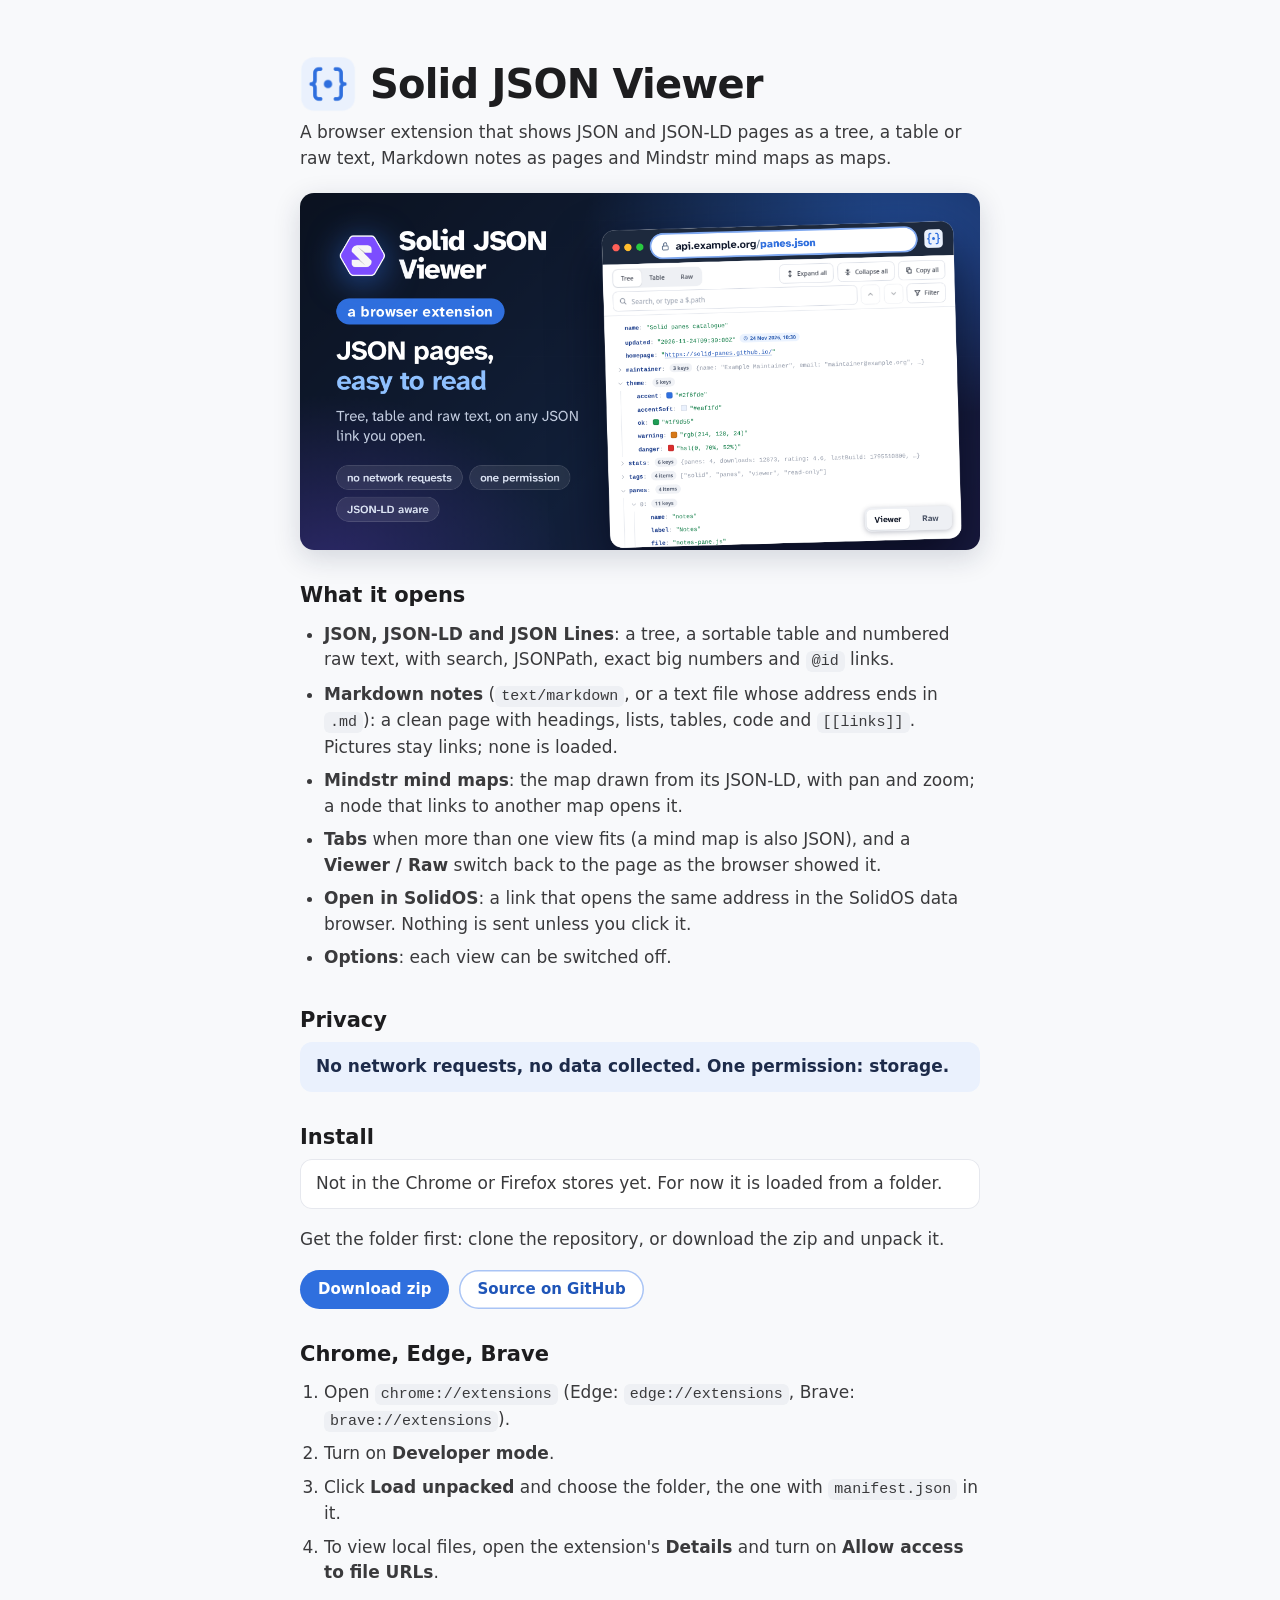
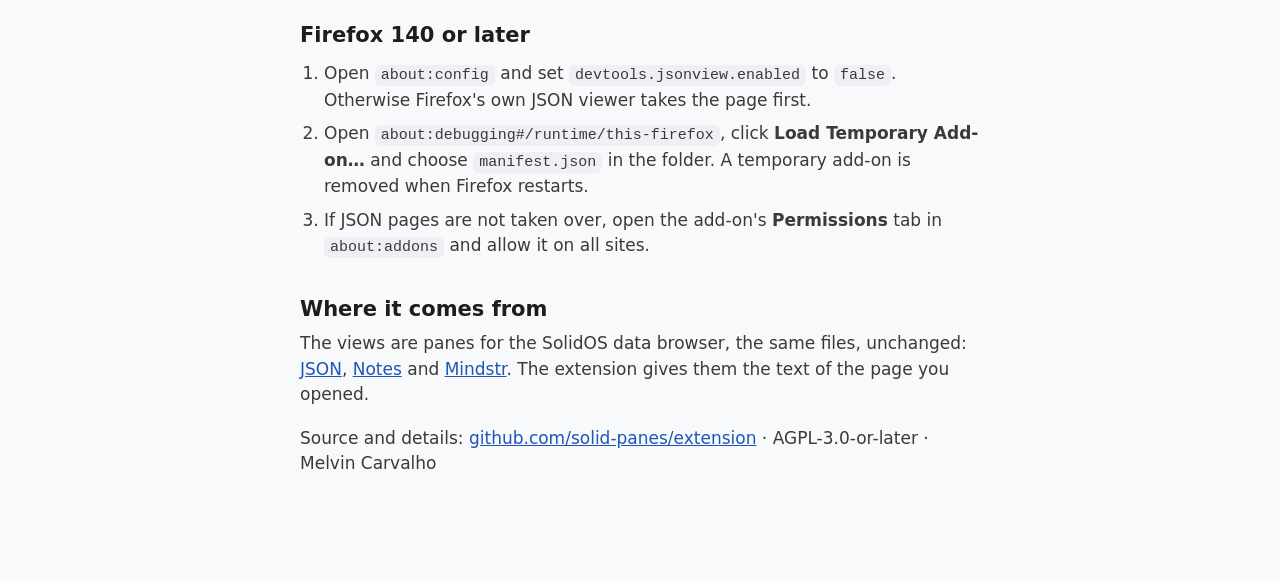
<file: index.html>
<!doctype html>
<html lang="en">
<head>
<meta charset="utf-8">
<meta name="viewport" content="width=device-width, initial-scale=1">
<meta name="color-scheme" content="light">
<title>Solid JSON Viewer · a browser extension for JSON and JSON-LD</title>
<meta name="description" content="A browser extension that shows JSON and JSON-LD pages as a tree, a table or raw text. No network requests, no data collected. One permission: storage.">
<link rel="canonical" href="https://solid-panes.github.io/extension/">
<link rel="icon" type="image/png" href="icons/icon-32.png">
<meta property="og:type" content="website">
<meta property="og:site_name" content="solid-panes">
<meta property="og:title" content="Solid JSON Viewer · a browser extension for JSON and JSON-LD">
<meta property="og:description" content="A browser extension that shows JSON and JSON-LD pages as a tree, a table or raw text. No network requests, no data collected. One permission: storage.">
<meta property="og:url" content="https://solid-panes.github.io/extension/">
<meta property="og:image" content="https://solid-panes.github.io/extension/og.png">
<meta property="og:image:type" content="image/png">
<meta property="og:image:width" content="1200">
<meta property="og:image:height" content="630">
<meta property="og:image:alt" content="A browser window at api.example.org/panes.json showing the JSON as a tree with type colours, counts, a date chip and colour swatches, and a Viewer / Raw switch">
<meta name="twitter:card" content="summary_large_image">
<meta name="twitter:title" content="Solid JSON Viewer · a browser extension for JSON and JSON-LD">
<meta name="twitter:description" content="Shows JSON and JSON-LD pages as a tree, a table or raw text. No network requests, no data collected. One permission: storage.">
<meta name="twitter:image" content="https://solid-panes.github.io/extension/og.png">
<meta name="twitter:image:alt" content="A browser window at api.example.org/panes.json showing the JSON as a tree, with a Viewer / Raw switch">
<style>
  body { margin: 0; background: #f8f9fb; color: #1d1d1f; font: 17px/1.5 -apple-system, BlinkMacSystemFont, "Segoe UI", system-ui, sans-serif }
  main { max-width: 680px; margin: 0 auto; padding: 56px max(20px, env(safe-area-inset-left, 0px)) 96px }
  .brand { display: flex; align-items: center; gap: 14px; margin: 0 0 8px }
  .brand img { width: 56px; height: 56px; flex: none }
  h1 { font-size: 40px; line-height: 1.1; letter-spacing: -.02em; margin: 0 }
  h2 { font-size: 21px; margin: 30px 0 6px }
  p { margin: 0 0 18px; color: #3a3a3c }
  .shot { display: block; width: 100%; height: auto; border-radius: 14px; margin: 22px 0 6px; box-shadow: 0 8px 28px rgba(20, 30, 60, .16) }
  .privacy { background: #eaf1fd; color: #1d2b4a; border-radius: 12px; padding: 12px 16px; font-weight: 600 }
  .note { background: #fff; box-shadow: inset 0 0 0 1px #e6e8ee; border-radius: 12px; padding: 12px 16px }
  ol, ul { margin: 0 0 18px; padding-left: 24px; color: #3a3a3c }
  ol li, ul li { padding: 4px 0 }
  .row { display: flex; flex-wrap: wrap; gap: 10px; margin: 0 0 18px }
  .go { display: inline-block; background: #2f6fde; color: #fff; font-weight: 700; text-decoration: none; padding: 8px 18px; border-radius: 999px; font-size: 15px }
  .go.alt { background: #fff; color: #1f55b8; box-shadow: inset 0 0 0 1.5px #a9c4f5 }
  code { background: #eef0f4; padding: 2px 6px; border-radius: 6px; font-size: 15px; overflow-wrap: anywhere }
  a { color: #1f55b8; overflow-wrap: anywhere }
  @media (max-width: 480px) { h1 { font-size: 32px } .brand img { width: 46px; height: 46px } main { padding-top: 36px } }
</style>
</head>
<body>
<main>
  <div class="brand"><img src="icons/icon-128.png" alt="" width="56" height="56"><h1>Solid JSON Viewer</h1></div>
  <p>A browser extension that shows JSON and JSON-LD pages as a tree, a table or raw text, Markdown notes as pages and Mindstr mind maps as maps.</p>
  <img class="shot" src="og.png" width="1200" height="630" alt="A browser window at api.example.org/panes.json showing the JSON as a tree with type colours, counts, a date chip and colour swatches, and a Viewer / Raw switch">
  <h2>What it opens</h2>
  <ul>
    <li><b>JSON, JSON-LD and JSON Lines</b>: a tree, a sortable table and numbered raw text, with search, JSONPath, exact big numbers and <code>@id</code> links.</li>
    <li><b>Markdown notes</b> (<code>text/markdown</code>, or a text file whose address ends in <code>.md</code>): a clean page with headings, lists, tables, code and <code>[[links]]</code>. Pictures stay links; none is loaded.</li>
    <li><b>Mindstr mind maps</b>: the map drawn from its JSON-LD, with pan and zoom; a node that links to another map opens it.</li>
    <li><b>Tabs</b> when more than one view fits (a mind map is also JSON), and a <b>Viewer / Raw</b> switch back to the page as the browser showed it.</li>
    <li><b>Open in SolidOS</b>: a link that opens the same address in the SolidOS data browser. Nothing is sent unless you click it.</li>
    <li><b>Options</b>: each view can be switched off.</li>
  </ul>
  <h2>Privacy</h2>
  <p class="privacy">No network requests, no data collected. One permission: storage.</p>

  <h2>Install</h2>
  <p class="note">Not in the Chrome or Firefox stores yet. For now it is loaded from a folder.</p>
  <p>Get the folder first: clone the repository, or download the zip and unpack it.</p>
  <div class="row">
    <a class="go" href="https://github.com/solid-panes/extension/archive/refs/heads/gh-pages.zip">Download zip</a>
    <a class="go alt" href="https://github.com/solid-panes/extension">Source on GitHub</a>
  </div>

  <h2>Chrome, Edge, Brave</h2>
  <ol>
    <li>Open <code>chrome://extensions</code> (Edge: <code>edge://extensions</code>, Brave: <code>brave://extensions</code>).</li>
    <li>Turn on <b>Developer mode</b>.</li>
    <li>Click <b>Load unpacked</b> and choose the folder, the one with <code>manifest.json</code> in it.</li>
    <li>To view local files, open the extension's <b>Details</b> and turn on <b>Allow access to file URLs</b>.</li>
  </ol>

  <h2>Firefox 140 or later</h2>
  <ol>
    <li>Open <code>about:config</code> and set <code>devtools.jsonview.enabled</code> to <code>false</code>. Otherwise Firefox's own JSON viewer takes the page first.</li>
    <li>Open <code>about:debugging#/runtime/this-firefox</code>, click <b>Load Temporary Add-on…</b> and choose <code>manifest.json</code> in the folder. A temporary add-on is removed when Firefox restarts.</li>
    <li>If JSON pages are not taken over, open the add-on's <b>Permissions</b> tab in <code>about:addons</code> and allow it on all sites.</li>
  </ol>

  <h2>Where it comes from</h2>
  <p>The views are panes for the SolidOS data browser, the same files, unchanged: <a href="https://solid-panes.github.io/json/">JSON</a>, <a href="https://solid-panes.github.io/notes/">Notes</a> and <a href="https://solid-panes.github.io/mindstr/">Mindstr</a>. The extension gives them the text of the page you opened.</p>
  <p>Source and details: <a href="https://github.com/solid-panes/extension">github.com/solid-panes/extension</a> · AGPL-3.0-or-later · Melvin Carvalho</p>
</main>
</body>
</html>
</file>
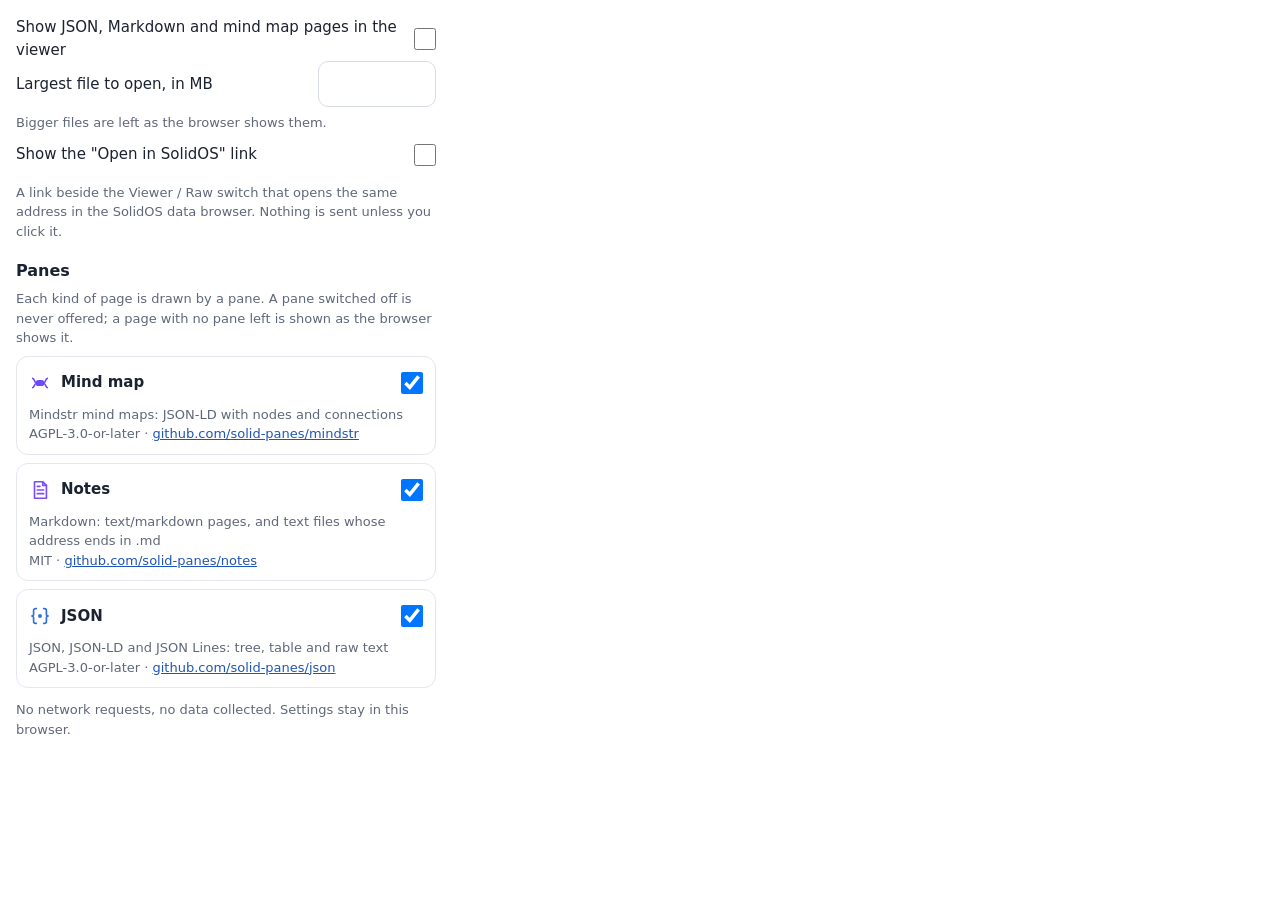
<file: options.html>
<!doctype html>
<html lang="en">
<head>
<meta charset="utf-8">
<meta name="viewport" content="width=device-width, initial-scale=1">
<title>JSON Viewer options</title>
<link rel="stylesheet" href="options.css">
</head>
<body>
  <main>
    <label class="row">
      <input type="checkbox" id="enabled">
      <span>Show JSON, Markdown and mind map pages in the viewer</span>
    </label>
    <label class="row">
      <span>Largest file to open, in MB</span>
      <input type="number" id="maxMB" min="1" max="1000" step="1">
    </label>
    <p class="note">Bigger files are left as the browser shows them.</p>
    <label class="row">
      <input type="checkbox" id="solidosLink">
      <span>Show the "Open in SolidOS" link</span>
    </label>
    <p class="note">A link beside the Viewer / Raw switch that opens the same address in the SolidOS data browser. Nothing is sent unless you click it.</p>
    <h2>Panes</h2>
    <p class="note">Each kind of page is drawn by a pane. A pane switched off is never offered; a page with no pane left is shown as the browser shows it.</p>
    <div id="panes"></div>
    <p class="note">No network requests, no data collected. Settings stay in this browser.</p>
    <p class="saved" id="saved" role="status"></p>
  </main>
  <script src="pane-list.js"></script>
  <script src="options.js"></script>
</body>
</html>
</file>
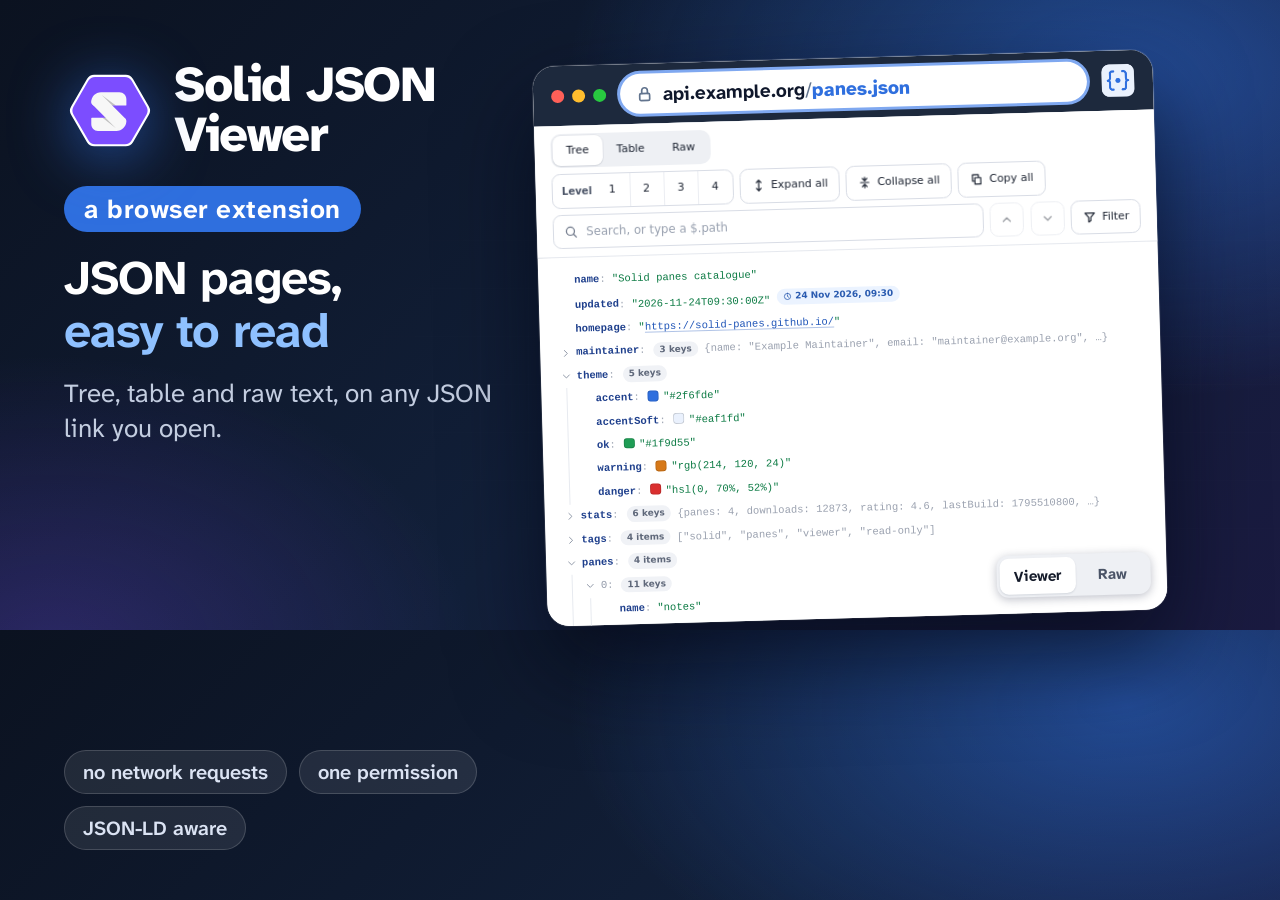
<file: tools/og.html>
<!doctype html>
<!-- The picture shown when a link to solid-panes.github.io/extension is shared (og.png, 1200 × 630).
     node tools/og.mjs serves this folder's parent and renders this page to ../og.png. The browser
     window on the right holds the real viewer (../json-pane.js), given the text of og-sample.json
     the way content.js gives it a page's text, so nothing is fetched from another site. -->
<html lang="en">
<head>
<meta charset="utf-8">
<style>
  @font-face { font-family: 'Atkinson'; font-weight: 100 900; src: url('atkinson.woff2') format('woff2') }
  * { box-sizing: border-box; margin: 0 }
  body { width: 1200px; height: 630px; overflow: hidden; font-family: 'Atkinson', system-ui, sans-serif; color: #fff;
    background:
      radial-gradient(900px 520px at 88% 12%, rgba(47, 111, 222, .55), transparent 62%),
      radial-gradient(700px 500px at 4% 104%, rgba(124, 77, 255, .25), transparent 60%),
      linear-gradient(135deg, #0b1220 0%, #12203a 55%, #1a1a40 100%) }
  .grid { position: absolute; inset: 0; opacity: .18;
    background-image: linear-gradient(rgba(255,255,255,.09) 1px, transparent 1px), linear-gradient(90deg, rgba(255,255,255,.09) 1px, transparent 1px);
    background-size: 48px 48px; mask-image: radial-gradient(900px 500px at 70% 40%, #000, transparent 75%) }
  .left { position: absolute; left: 64px; top: 60px; width: 450px }
  .brand { display: flex; align-items: center; gap: 18px }
  .brand img { width: 92px; height: 85px; flex: none; filter: drop-shadow(0 10px 30px rgba(47, 111, 222, .65)) }
  .brand b { font-size: 50px; font-weight: 800; letter-spacing: -.03em; line-height: 1 }
  .pill { display: inline-block; margin-top: 26px; font-size: 26px; font-weight: 700; padding: 6px 20px; border-radius: 999px; background: #2f6fde; letter-spacing: .02em }
  h1 { margin-top: 20px; font-size: 48px; font-weight: 700; line-height: 1.1; letter-spacing: -.02em }
  h1 em { font-style: normal; color: #8fc1ff }
  p { margin-top: 18px; font-size: 26px; line-height: 1.35; color: #c3cde0; max-width: 430px }
  .tags { position: absolute; left: 64px; bottom: 50px; width: 450px; display: flex; flex-wrap: wrap; gap: 12px }
  .tags span { font-size: 20px; font-weight: 600; padding: 8px 18px; border-radius: 999px; background: rgba(255,255,255,.09); border: 1px solid rgba(255,255,255,.16); color: #dbe3f3; white-space: nowrap }
  .win { position: absolute; left: 540px; top: 58px; width: 620px; height: 560px; border-radius: 22px; overflow: hidden;
    background: #fff; box-shadow: 0 40px 90px rgba(3, 6, 20, .65), 0 0 0 1px rgba(255,255,255,.14); transform: rotate(-1.6deg) }
  .bar { height: 60px; background: #1d293d; display: flex; align-items: center; gap: 14px; padding: 0 18px }
  .dots { display: flex; gap: 8px; flex: none }
  .dots i { width: 13px; height: 13px; border-radius: 50%; background: #ff6058 }
  .dots i:nth-child(2) { background: #ffbd2e }
  .dots i:nth-child(3) { background: #28c940 }
  .addr { flex: 1; min-width: 0; height: 40px; border-radius: 999px; background: #fff; display: flex; align-items: center; padding: 0 16px; gap: 10px; box-shadow: 0 0 0 3px #7fa8f0 }
  .addr svg { width: 17px; height: 17px; flex: none }
  .addr span { flex: 1; color: #62748e; font-size: 19px; white-space: nowrap; overflow: hidden }
  .addr span b { color: #0f172b; font-weight: 700 }
  .addr span em { font-style: normal; color: #2f6fde; font-weight: 800 }
  .bar > img { width: 34px; height: 34px; flex: none; border-radius: 8px }
  #pane { zoom: .78; height: 642px; overflow: hidden }
  /* the Viewer / Raw switch, as content.js draws it */
  .switch { position: absolute; right: 16px; bottom: 16px; display: flex; gap: 2px; padding: 3px; border-radius: 12px; background: #eef0f4;
    box-shadow: 0 2px 10px rgba(20,30,60,.28); font: 700 15px/1 'Atkinson', system-ui, sans-serif }
  .switch span { height: 36px; min-width: 70px; padding: 0 14px; border-radius: 9px; color: #4a5366; display: flex; align-items: center; justify-content: center }
  .switch span.on { background: #fff; color: #141a29; box-shadow: 0 1px 2px rgba(20,30,60,.12) }
</style>
</head>
<body>
  <div class="grid"></div>
  <div class="left">
    <div class="brand"><img src="og-emblem.svg" alt=""><b>Solid JSON Viewer</b></div>
    <div class="pill">a browser extension</div>
    <h1>JSON pages,<br><em>easy to read</em></h1>
    <p>Tree, table and raw text, on any JSON link you open.</p>
  </div>
  <div class="tags"><span>no network requests</span><span>one permission</span><span>JSON-LD aware</span></div>
  <div class="win">
    <div class="bar">
      <div class="dots"><i></i><i></i><i></i></div>
      <div class="addr">
        <svg viewBox="0 0 24 24" fill="none" stroke="#62748e" stroke-width="2.4" stroke-linecap="round" stroke-linejoin="round"><rect x="5" y="11" width="14" height="10" rx="2"/><path d="M8 11V7a4 4 0 0 1 8 0v4"/></svg>
        <span><b>api.example.org</b>/<em>panes.json</em></span>
      </div>
      <img src="../icons/icon-128.png" alt="">
    </div>
    <div id="pane"></div>
    <div class="switch"><span class="on">Viewer</span><span>Raw</span></div>
  </div>
<script type="module">
  // the viewer, given what content.js gives it: the text, its type and the address, and no fetch
  const pane = (await import('../json-pane.js')).default
  const text = await (await fetch('og-sample.json')).text() // same folder; in the extension this is the page's own text
  const url = 'https://api.example.org/panes.json'
  const context = { dom: document, shadow: true, source: { text, contentType: 'application/json', url }, imagePreviews: false, session: { store: null } }
  const host = pane.render({ uri: url, doc () { return this } }, context)
  document.getElementById('pane').appendChild(host)
  const root = host.shadowRoot || host
  const jv = () => root.querySelector('.jv') || (host.classList && host.classList.contains('jv') ? host : null)
  const wait = () => new Promise(r => setTimeout(r, 50))
  while (!(jv() && jv().classList.contains('jv-ready'))) await wait()
  const view = jv()
  const top = (k) => [...view.querySelectorAll('.jv-tree > .jv-item > .jv-row .jv-key')].find(e => e.textContent === k)
  // fold the long top-level entries so the window shows the shape of the file
  for (const k of ['maintainer', 'stats', 'tags', 'releases', 'matrix', 'empty', 'odd keys']) {
    const key = top(k)
    if (key && key.closest('.jv-item').getAttribute('aria-expanded') === 'true') key.click()
  }
  for (const k of ['description', 'version']) {
    const key = top(k)
    if (key) key.closest('.jv-item').hidden = true
  }
  const items = [...view.querySelectorAll('.jv-tree .jv-item[aria-level="2"]')].filter(e => e.closest('.jv-item[aria-level="1"]').querySelector('.jv-key').textContent === 'panes')
  for (const it of items.slice(1)) if (it.getAttribute('aria-expanded') === 'true') it.firstChild.click()
  for (const sel of ['.jv-head', '.jv-schema', '.jv-pathbar']) { const e = view.querySelector(sel); if (e) e.hidden = true }
  const bar = view.querySelector('.jv-bar')
  if (bar) { bar.style.position = 'static'; bar.style.borderTop = '0' }
  if (document.activeElement) document.activeElement.blur()
  for (const e of document.querySelectorAll('#pane, .win, body')) e.scrollTop = 0
  document.body.classList.add('ready')
</script>
</body>
</html>
</file>
<file: options.css>
:root { color-scheme: light }
body { margin: 0; background: #fff; color: #1b2230; font: 15px/1.5 system-ui, -apple-system, "Segoe UI", Roboto, Ubuntu, sans-serif }
main { max-width: 420px; padding: 16px }
.row { display: flex; align-items: center; justify-content: space-between; gap: 12px; min-height: 44px }
input[type=checkbox] { width: 22px; height: 22px; margin: 0; order: 2; flex: none }
input[type=number] { width: 96px; height: 44px; padding: 0 10px; border: 1px solid #d8dce5; border-radius: 10px; font: inherit }
h2 { margin: 18px 0 0; font-size: 16px }
.note { margin: 6px 0 0; color: #5f687a; font-size: 13px }
.pane { margin: 8px 0 0; padding: 4px 12px 10px; border: 1px solid #e4e7ee; border-radius: 12px }
.pane .row span { display: flex; align-items: center; gap: 10px; font-weight: 600 }
.pane img { width: 22px; height: 22px; flex: none }
.pane p { margin: 0; color: #5f687a; font-size: 13px; overflow-wrap: anywhere }
.pane a { display: inline-block; padding: 12px 0; margin: -12px 0; color: #1f55b8 }
#panes { margin: 0 0 12px }
.saved { min-height: 20px; margin: 8px 0 0; color: #0b7a43; font-size: 13px }
</file>
